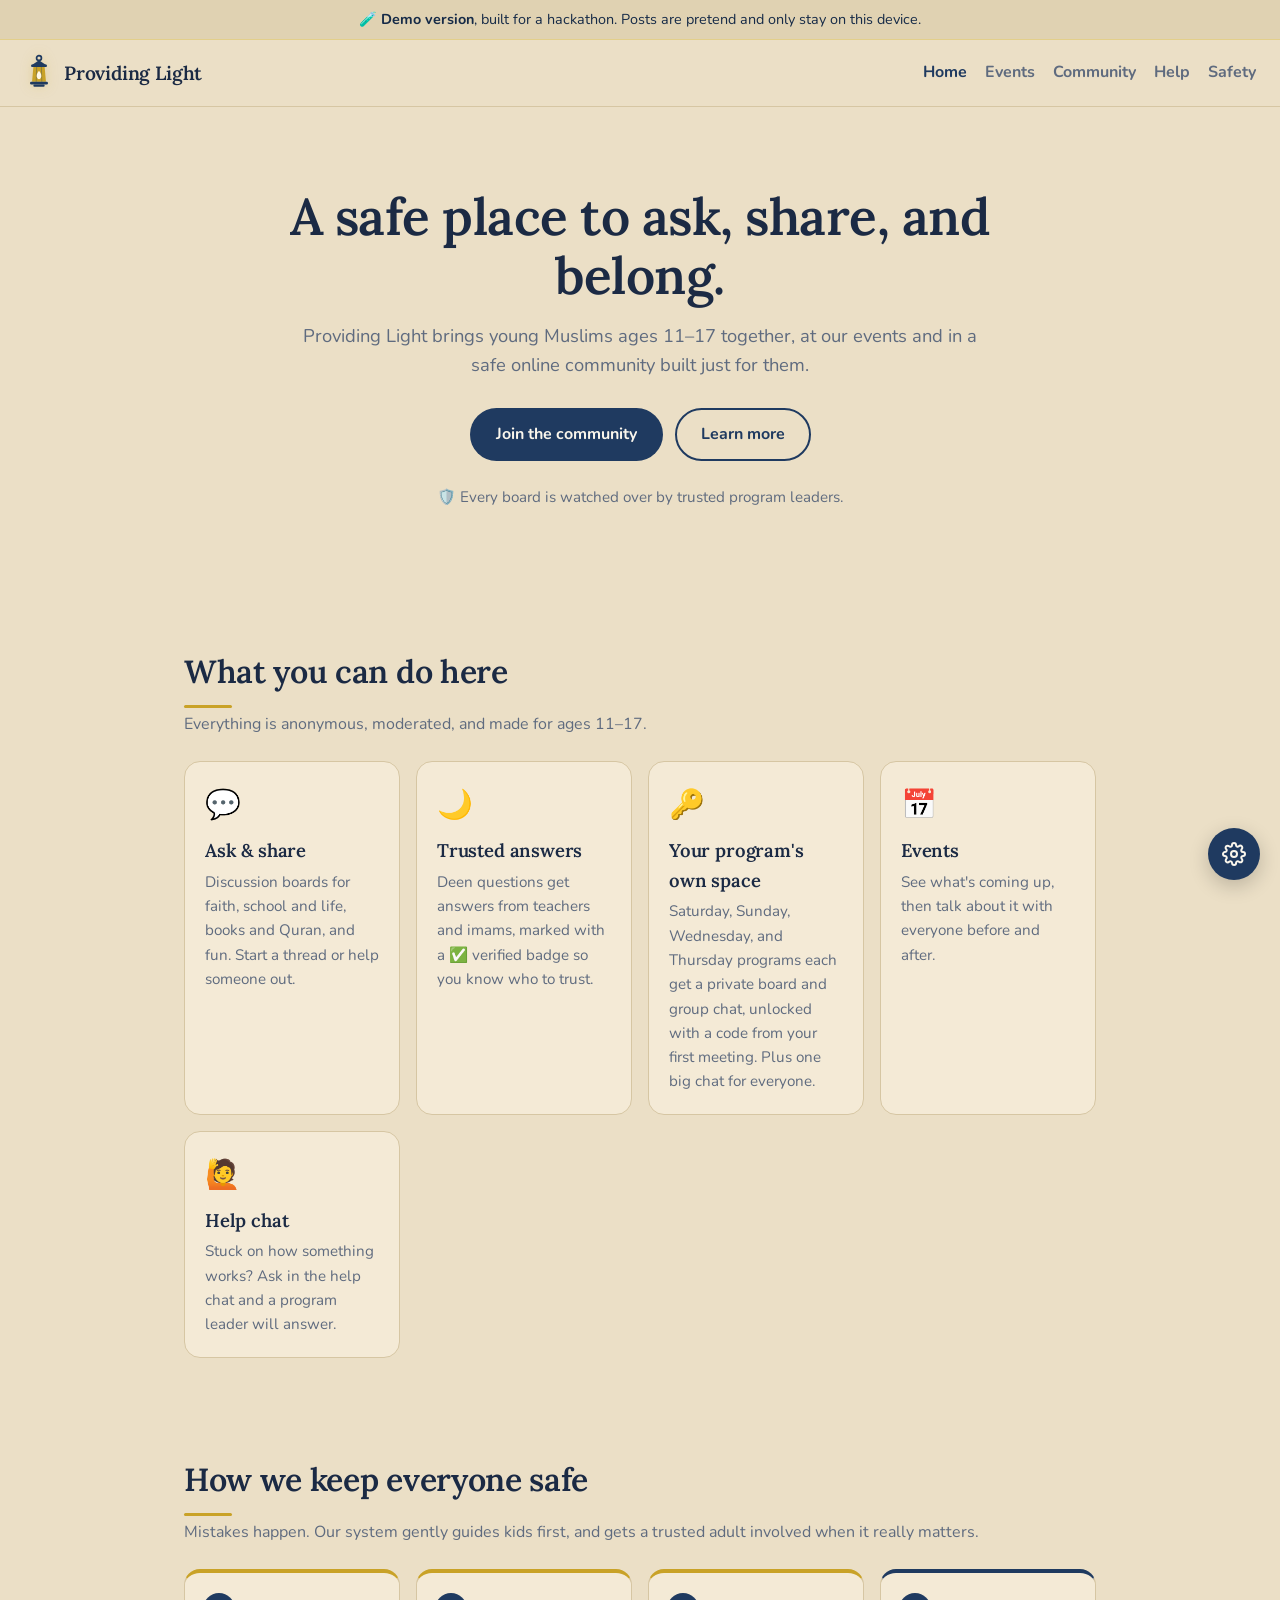
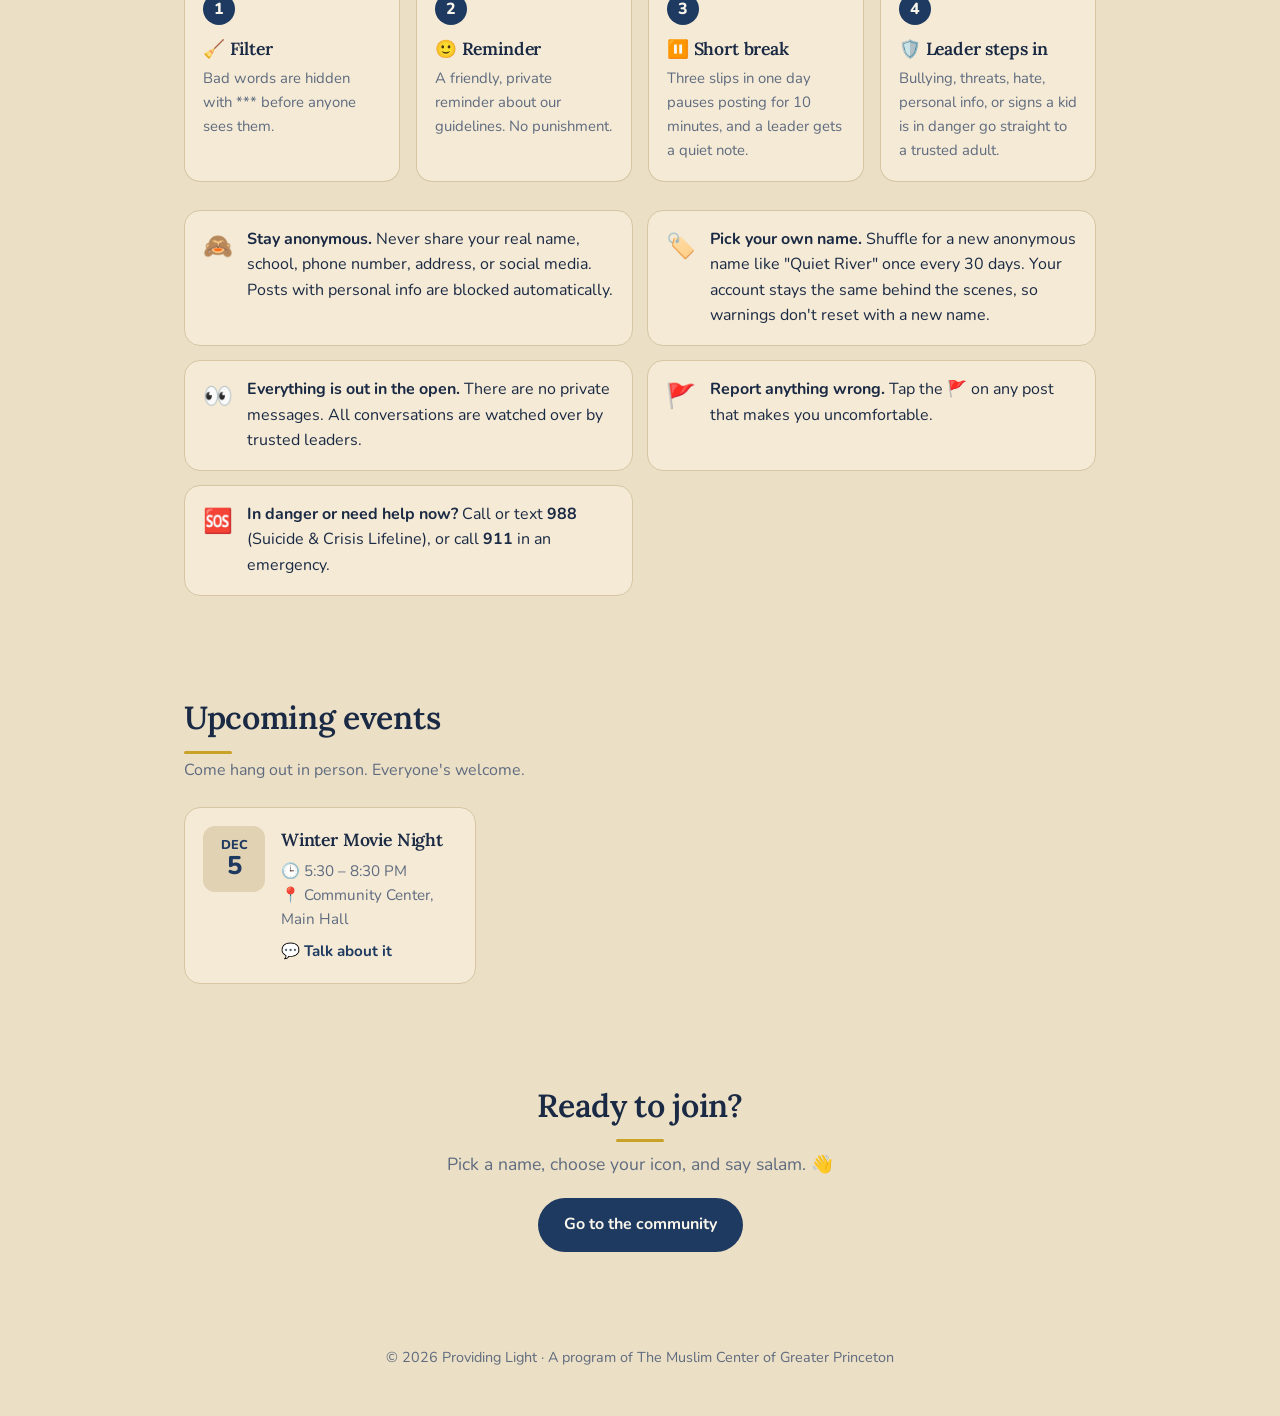
<file: index.html>
<!DOCTYPE html>
<html lang="en">
<head>
  <meta charset="UTF-8">
  <meta name="viewport" content="width=device-width, initial-scale=1.0">
  <title>Providing Light</title>
  <meta name="description" content="A youth program for young Muslims ages 11–17, with a safe, moderated online community, private group spaces, and upcoming events.">
  <link rel="icon" href="logo.svg" type="image/svg+xml">
  <link rel="preconnect" href="https://fonts.googleapis.com">
  <link href="https://fonts.googleapis.com/css2?family=Lora:wght@500;600&family=Nunito:wght@400;600;700;800&display=swap" rel="stylesheet">
  <link rel="stylesheet" href="style.css">
  <script>try { document.documentElement.dataset.theme = localStorage.getItem("pl-theme") || "classic"; } catch (e) {}</script>
</head>
<body>
  <div class="demo-banner">🧪 <strong>Demo version</strong>, built for a hackathon. Posts are pretend and only stay on this device.</div>
  <header class="site-header">
    <a href="about.html" class="logo" title="About Providing Light">
      <svg class="lantern" viewBox="0 0 32 40" aria-hidden="true">
        <circle class="frame-line" cx="16" cy="4" r="2.6"/>
        <path class="frame" d="M8.5 11.5 L16 6.5 L23.5 11.5 Z"/>
        <rect class="frame" x="7.5" y="11" width="17" height="2.6" rx="1.2"/>
        <path class="glass" d="M10 13.6 H22 L23.4 29.4 H8.6 Z"/>
        <path class="pane" d="M13.5 13.6 L13 29.4 M18.5 13.6 L19 29.4"/>
        <path class="flame" d="M16 17.5 C18.6 20.5 18.8 23 18.2 24.6 C17.7 26 16.9 26.6 16 26.6 C15.1 26.6 14.3 26 13.8 24.6 C13.2 23 13.4 20.5 16 17.5 Z"/>
        <rect class="frame" x="6.5" y="29.2" width="19" height="3" rx="1.3"/>
        <rect class="frame" x="10" y="32.2" width="12" height="2.4" rx="1"/>
      </svg>
      Providing Light
    </a>
    <nav>
      <a href="index.html" aria-current="page">Home</a>
      <a href="#events">Events</a>
      <a href="community.html">Community</a>
      <a href="community.html#/chat">Help</a>
      <a href="#safety">Safety</a>
    </nav>
  </header>

  <main id="top">
    <div id="notices" class="home-notices"></div>
    <section class="hero">
      <h1>A safe place to ask, share, and belong.</h1>
      <p>Providing Light brings young Muslims ages 11–17 together, at our events and in a safe online community built just for them.</p>
      <div class="hero-buttons">
        <a href="community.html" class="btn btn-primary">Join the community</a>
        <a href="about.html" class="btn btn-ghost">Learn more</a>
      </div>
      <p class="hero-note">🛡️ Every board is watched over by trusted program leaders.</p>
    </section>

    <section class="section">
      <h2>What you can do here</h2>
      <p class="section-intro">Everything is anonymous, moderated, and made for ages 11–17.</p>
      <div class="feature-grid">
        <div class="feature-card">
          <span class="feature-icon">💬</span>
          <h3>Ask &amp; share</h3>
          <p>Discussion boards for faith, school and life, books and Quran, and fun. Start a thread or help someone out.</p>
        </div>
        <div class="feature-card">
          <span class="feature-icon">🌙</span>
          <h3>Trusted answers</h3>
          <p>Deen questions get answers from teachers and imams, marked with a ✅ verified badge so you know who to trust.</p>
        </div>
        <div class="feature-card">
          <span class="feature-icon">🔑</span>
          <h3>Your program's own space</h3>
          <p>Saturday, Sunday, Wednesday, and Thursday programs each get a private board and group chat, unlocked with a code from your first meeting. Plus one big chat for everyone.</p>
        </div>
        <div class="feature-card">
          <span class="feature-icon">📅</span>
          <h3>Events</h3>
          <p>See what's coming up, then talk about it with everyone before and after.</p>
        </div>
        <div class="feature-card">
          <span class="feature-icon">🙋</span>
          <h3>Help chat</h3>
          <p>Stuck on how something works? Ask in the help chat and a program leader will answer.</p>
        </div>
      </div>
    </section>

    <section id="safety" class="section">
      <h2>How we keep everyone safe</h2>
      <p class="section-intro">Mistakes happen. Our system gently guides kids first, and gets a trusted adult involved when it really matters.</p>
      <ol class="steps">
        <li>
          <span class="step-num">1</span>
          <h3>🧹 Filter</h3>
          <p>Bad words are hidden with *** before anyone sees them.</p>
        </li>
        <li>
          <span class="step-num">2</span>
          <h3>🙂 Reminder</h3>
          <p>A friendly, private reminder about our guidelines. No punishment.</p>
        </li>
        <li>
          <span class="step-num">3</span>
          <h3>⏸️ Short break</h3>
          <p>Three slips in one day pauses posting for 10 minutes, and a leader gets a quiet note.</p>
        </li>
        <li>
          <span class="step-num">4</span>
          <h3>🛡️ Leader steps in</h3>
          <p>Bullying, threats, hate, personal info, or signs a kid is in danger go straight to a trusted adult.</p>
        </li>
      </ol>

      <ul class="rules">
        <li><span>🙈</span><div><strong>Stay anonymous.</strong> Never share your real name, school, phone number, address, or social media. Posts with personal info are blocked automatically.</div></li>
        <li><span>🏷️</span><div><strong>Pick your own name.</strong> Shuffle for a new anonymous name like "Quiet River" once every 30 days. Your account stays the same behind the scenes, so warnings don't reset with a new name.</div></li>
        <li><span>👀</span><div><strong>Everything is out in the open.</strong> There are no private messages. All conversations are watched over by trusted leaders.</div></li>
        <li><span>🚩</span><div><strong>Report anything wrong.</strong> Tap the 🚩 on any post that makes you uncomfortable.</div></li>
        <li><span>🆘</span><div><strong>In danger or need help now?</strong> Call or text <strong>988</strong> (Suicide &amp; Crisis Lifeline), or call <strong>911</strong> in an emergency.</div></li>
      </ul>
    </section>

    <section id="events" class="section">
      <h2>Upcoming events</h2>
      <p class="section-intro">Come hang out in person. Everyone's welcome.</p>
      <div id="event-list" class="event-grid"></div>
    </section>

    <section class="section cta">
      <h2>Ready to join?</h2>
      <p>Pick a name, choose your icon, and say salam. 👋</p>
      <a href="community.html" class="btn btn-primary">Go to the community</a>
    </section>
  </main>

  <footer class="site-footer">
    <p>© 2026 Providing Light · A program of The Muslim Center of Greater Princeton</p>
  </footer>

  <script src="settings.js"></script>
  <script src="events.js"></script>
  <script src="notices.js"></script>
</body>
</html>
</file>
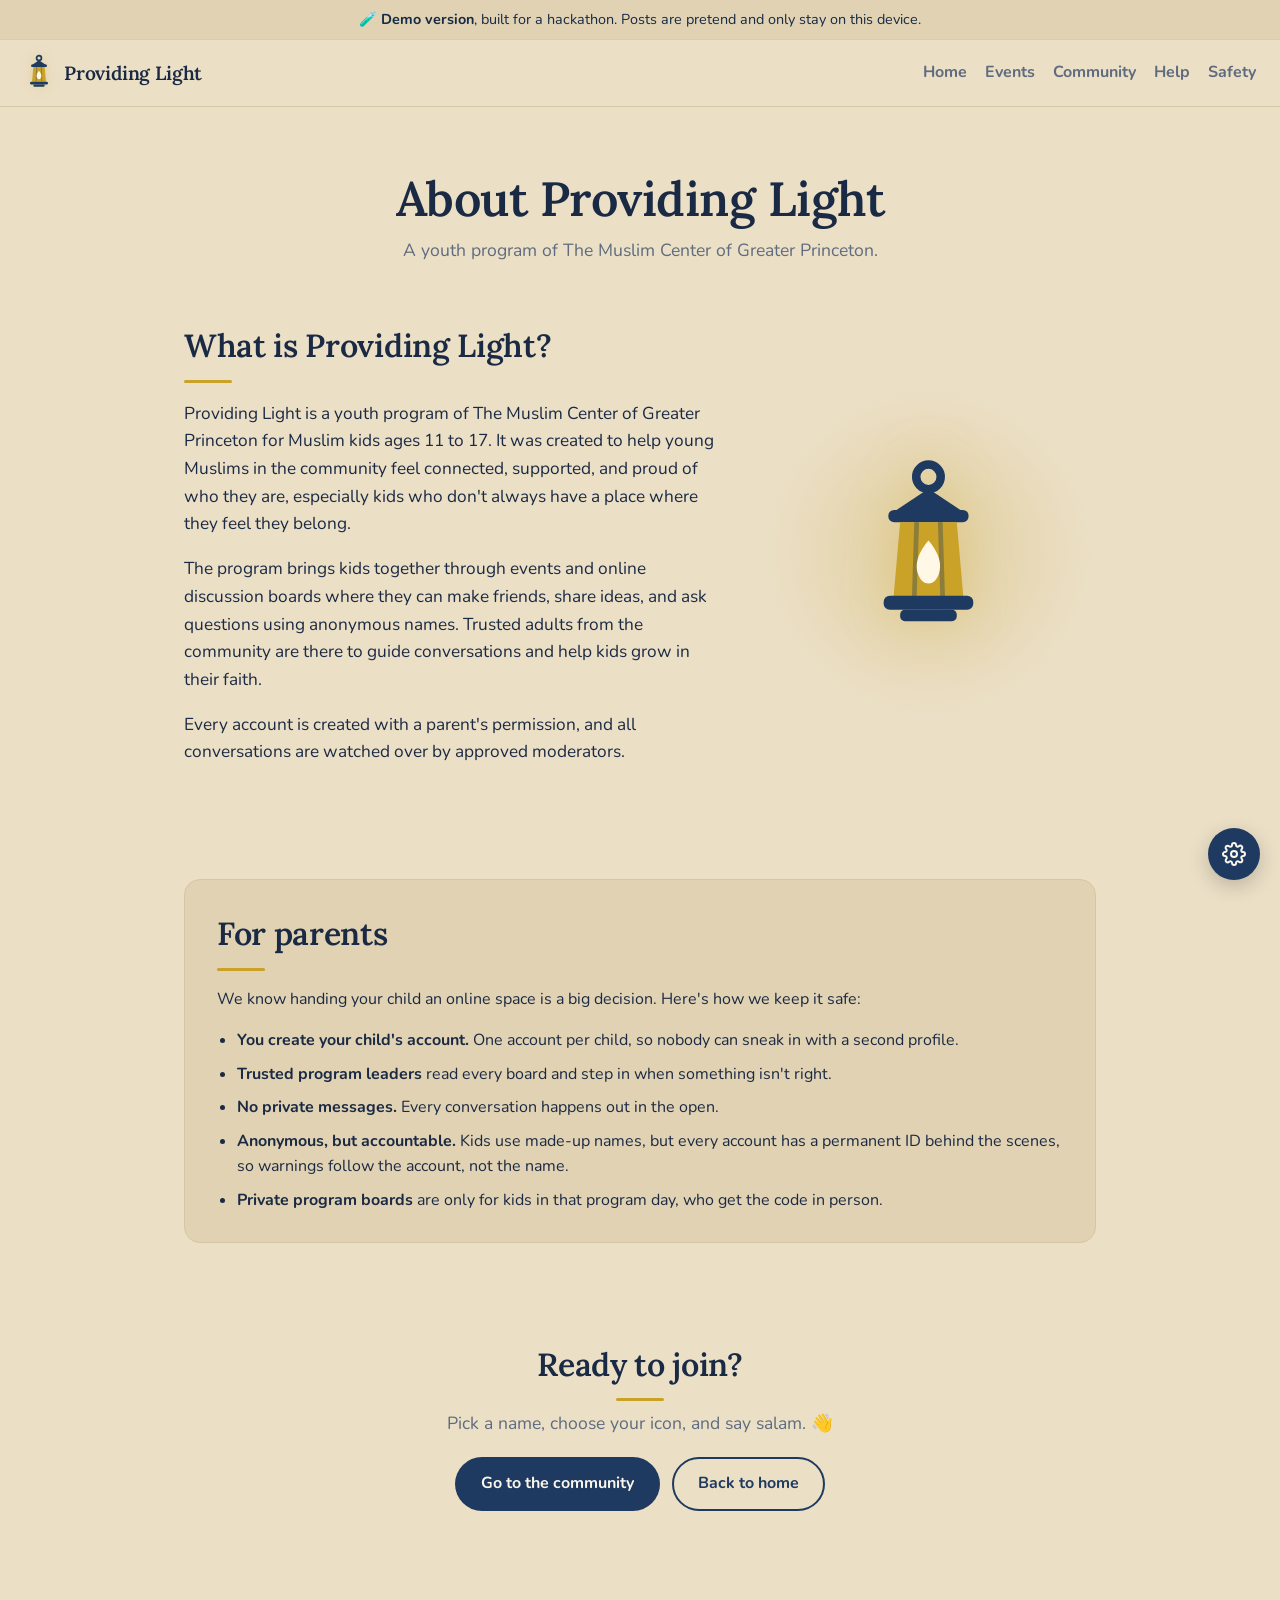
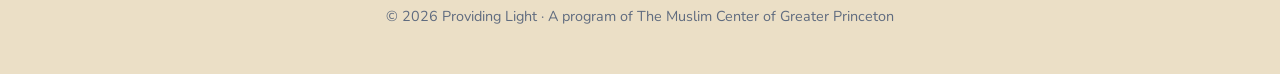
<file: about.html>
<!DOCTYPE html>
<html lang="en">
<head>
  <meta charset="UTF-8">
  <meta name="viewport" content="width=device-width, initial-scale=1.0">
  <title>About · Providing Light</title>
  <meta name="description" content="About Providing Light, a youth program of The Muslim Center of Greater Princeton for Muslim kids ages 11 to 17.">
  <link rel="icon" href="logo.svg" type="image/svg+xml">
  <link rel="preconnect" href="https://fonts.googleapis.com">
  <link href="https://fonts.googleapis.com/css2?family=Lora:wght@500;600&family=Nunito:wght@400;600;700;800&display=swap" rel="stylesheet">
  <link rel="stylesheet" href="style.css">
  <script>try { document.documentElement.dataset.theme = localStorage.getItem("pl-theme") || "classic"; } catch (e) {}</script>
</head>
<body>
  <div class="demo-banner">🧪 <strong>Demo version</strong>, built for a hackathon. Posts are pretend and only stay on this device.</div>
  <header class="site-header">
    <a href="about.html" class="logo" title="About Providing Light" aria-current="page">
      <svg class="lantern" viewBox="0 0 32 40" aria-hidden="true">
        <circle class="frame-line" cx="16" cy="4" r="2.6"/>
        <path class="frame" d="M8.5 11.5 L16 6.5 L23.5 11.5 Z"/>
        <rect class="frame" x="7.5" y="11" width="17" height="2.6" rx="1.2"/>
        <path class="glass" d="M10 13.6 H22 L23.4 29.4 H8.6 Z"/>
        <path class="pane" d="M13.5 13.6 L13 29.4 M18.5 13.6 L19 29.4"/>
        <path class="flame" d="M16 17.5 C18.6 20.5 18.8 23 18.2 24.6 C17.7 26 16.9 26.6 16 26.6 C15.1 26.6 14.3 26 13.8 24.6 C13.2 23 13.4 20.5 16 17.5 Z"/>
        <rect class="frame" x="6.5" y="29.2" width="19" height="3" rx="1.3"/>
        <rect class="frame" x="10" y="32.2" width="12" height="2.4" rx="1"/>
      </svg>
      Providing Light
    </a>
    <nav>
      <a href="index.html">Home</a>
      <a href="index.html#events">Events</a>
      <a href="community.html">Community</a>
      <a href="community.html#/chat">Help</a>
      <a href="index.html#safety">Safety</a>
    </nav>
  </header>

  <main>
    <section class="page-hero">
      <h1>About Providing Light</h1>
      <p>A youth program of The Muslim Center of Greater Princeton.</p>
    </section>

    <section id="about" class="section about">
      <div class="about-text">
        <h2>What is Providing Light?</h2>
        <p>Providing Light is a youth program of The Muslim Center of Greater Princeton for Muslim kids ages 11 to 17. It was created to help young Muslims in the community feel connected, supported, and proud of who they are, especially kids who don't always have a place where they feel they belong.</p>
        <p>The program brings kids together through events and online discussion boards where they can make friends, share ideas, and ask questions using anonymous names. Trusted adults from the community are there to guide conversations and help kids grow in their faith.</p>
        <p>Every account is created with a parent's permission, and all conversations are watched over by approved moderators.</p>
      </div>
      <div class="about-art" aria-hidden="true">
        <svg class="lantern big" viewBox="0 0 32 40">
          <circle class="frame-line" cx="16" cy="4" r="2.6"/>
          <path class="frame" d="M8.5 11.5 L16 6.5 L23.5 11.5 Z"/>
          <rect class="frame" x="7.5" y="11" width="17" height="2.6" rx="1.2"/>
          <path class="glass" d="M10 13.6 H22 L23.4 29.4 H8.6 Z"/>
          <path class="pane" d="M13.5 13.6 L13 29.4 M18.5 13.6 L19 29.4"/>
          <path class="flame" d="M16 17.5 C18.6 20.5 18.8 23 18.2 24.6 C17.7 26 16.9 26.6 16 26.6 C15.1 26.6 14.3 26 13.8 24.6 C13.2 23 13.4 20.5 16 17.5 Z"/>
          <rect class="frame" x="6.5" y="29.2" width="19" height="3" rx="1.3"/>
          <rect class="frame" x="10" y="32.2" width="12" height="2.4" rx="1"/>
        </svg>
      </div>
    </section>

    <section id="parents" class="section">
      <div class="parents-card">
        <h2>For parents</h2>
        <p>We know handing your child an online space is a big decision. Here's how we keep it safe:</p>
        <ul>
          <li><strong>You create your child's account.</strong> One account per child, so nobody can sneak in with a second profile.</li>
          <li><strong>Trusted program leaders</strong> read every board and step in when something isn't right.</li>
          <li><strong>No private messages.</strong> Every conversation happens out in the open.</li>
          <li><strong>Anonymous, but accountable.</strong> Kids use made-up names, but every account has a permanent ID behind the scenes, so warnings follow the account, not the name.</li>
          <li><strong>Private program boards</strong> are only for kids in that program day, who get the code in person.</li>
        </ul>
      </div>
    </section>

    <section class="section cta">
      <h2>Ready to join?</h2>
      <p>Pick a name, choose your icon, and say salam. 👋</p>
      <div class="hero-buttons">
        <a href="community.html" class="btn btn-primary">Go to the community</a>
        <a href="index.html" class="btn btn-ghost">Back to home</a>
      </div>
    </section>
  </main>

  <footer class="site-footer">
    <p>© 2026 Providing Light · A program of The Muslim Center of Greater Princeton</p>
  </footer>

  <script src="settings.js"></script>
  <script src="notices.js"></script>
</body>
</html>
</file>
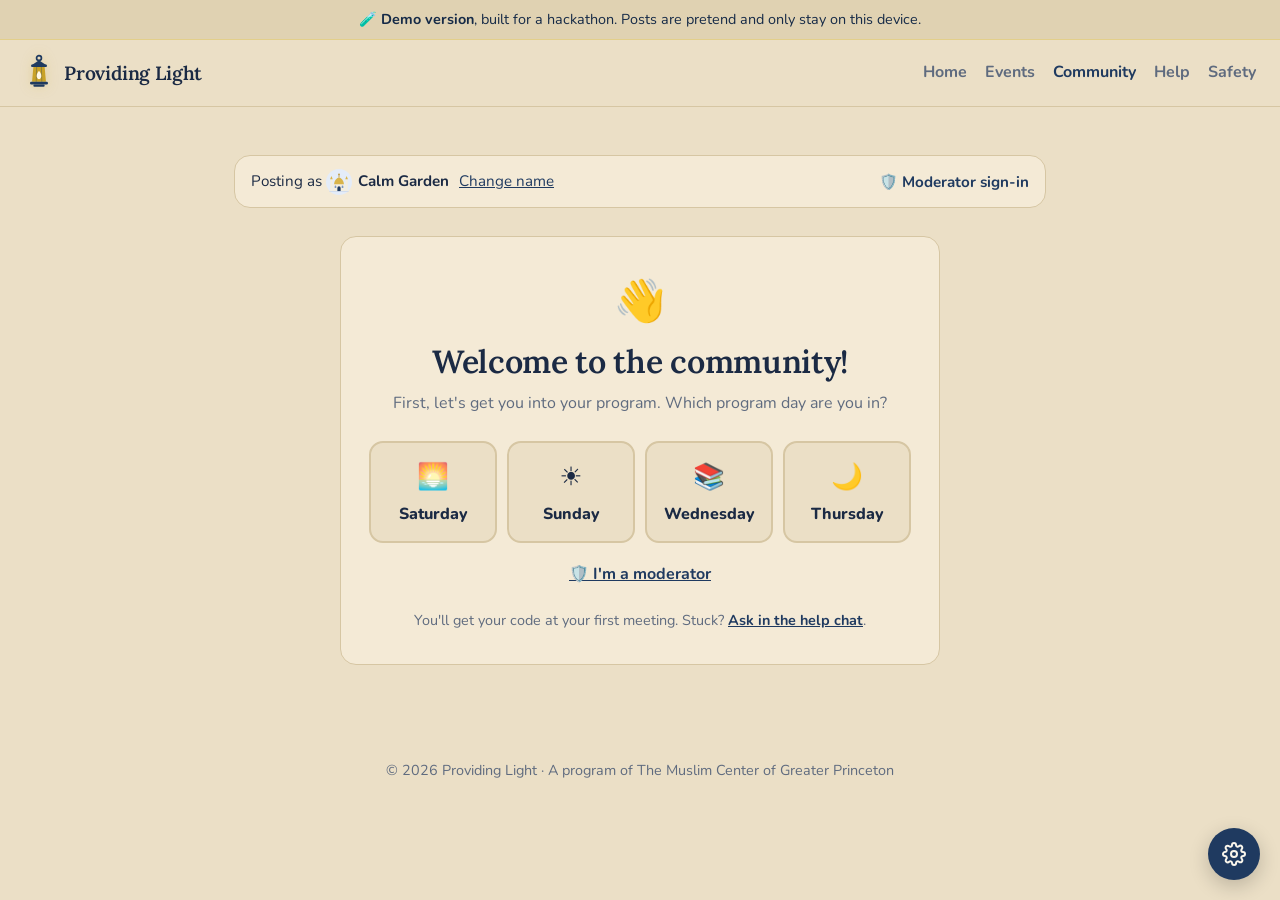
<file: community.html>
<!DOCTYPE html>
<html lang="en">
<head>
  <meta charset="UTF-8">
  <meta name="viewport" content="width=device-width, initial-scale=1.0">
  <title>Community · Providing Light</title>
  <meta name="description" content="Anonymous, moderated discussion boards for youth ages 11–17.">
  <link rel="icon" href="logo.svg" type="image/svg+xml">
  <link rel="preconnect" href="https://fonts.googleapis.com">
  <link href="https://fonts.googleapis.com/css2?family=Lora:wght@500;600&family=Nunito:wght@400;600;700;800&display=swap" rel="stylesheet">
  <link rel="stylesheet" href="style.css">
  <script>try { document.documentElement.dataset.theme = localStorage.getItem("pl-theme") || "classic"; } catch (e) {}</script>
</head>
<body>
  <div class="demo-banner">🧪 <strong>Demo version</strong>, built for a hackathon. Posts are pretend and only stay on this device.</div>
  <header class="site-header">
    <a href="about.html" class="logo" title="About Providing Light">
      <svg class="lantern" viewBox="0 0 32 40" aria-hidden="true">
        <circle class="frame-line" cx="16" cy="4" r="2.6"/>
        <path class="frame" d="M8.5 11.5 L16 6.5 L23.5 11.5 Z"/>
        <rect class="frame" x="7.5" y="11" width="17" height="2.6" rx="1.2"/>
        <path class="glass" d="M10 13.6 H22 L23.4 29.4 H8.6 Z"/>
        <path class="pane" d="M13.5 13.6 L13 29.4 M18.5 13.6 L19 29.4"/>
        <path class="flame" d="M16 17.5 C18.6 20.5 18.8 23 18.2 24.6 C17.7 26 16.9 26.6 16 26.6 C15.1 26.6 14.3 26 13.8 24.6 C13.2 23 13.4 20.5 16 17.5 Z"/>
        <rect class="frame" x="6.5" y="29.2" width="19" height="3" rx="1.3"/>
        <rect class="frame" x="10" y="32.2" width="12" height="2.4" rx="1"/>
      </svg>
      Providing Light
    </a>
    <nav>
      <a href="index.html">Home</a>
      <a href="index.html#events">Events</a>
      <a href="community.html" aria-current="page">Community</a>
      <a href="community.html#/chat">Help</a>
      <a href="index.html#safety">Safety</a>
    </nav>
  </header>

  <main class="section forum">
    <div id="notices"></div>
    <div id="forum-toolbar" class="forum-toolbar"></div>
    <p id="timeout-banner" class="timeout-banner" role="status"></p>
    <div id="forum"></div>
  </main>

  <footer class="site-footer">
    <p>© 2026 Providing Light · A program of The Muslim Center of Greater Princeton</p>
  </footer>

  <dialog id="popup" class="popup" aria-labelledby="popup-title">
    <form method="dialog">
      <div id="popup-icon" class="popup-icon"></div>
      <h3 id="popup-title"></h3>
      <p id="popup-text"></p>
      <div class="popup-buttons">
        <button class="btn btn-primary" value="ok">Okay</button>
      </div>
    </form>
  </dialog>

  <dialog id="note-dialog" class="popup" aria-labelledby="note-title">
    <form method="dialog">
      <h3 id="note-title"></h3>
      <p>Leave a short note explaining why. Everyone will see it.</p>
      <label for="note-input" class="visually-hidden">Note</label>
      <textarea id="note-input" maxlength="200" rows="3" placeholder="e.g. Off topic, please start a new thread"></textarea>
      <div class="popup-buttons">
        <button class="btn btn-ghost" id="note-cancel">Cancel</button>
        <button class="btn btn-primary" id="note-ok">Save</button>
      </div>
    </form>
  </dialog>

  <dialog id="name-dialog" class="popup" aria-labelledby="name-title">
    <form method="dialog">
      <div class="popup-icon">🏷️</div>
      <h3 id="name-title">Pick a new name</h3>
      <p id="name-preview" class="name-preview"></p>
      <button type="button" id="shuffle-name" class="btn btn-ghost">🔀 Shuffle</button>
      <p class="fine">You can change your name once every 30 days. Your old posts will show your new name.</p>
      <div class="popup-buttons">
        <button class="btn btn-ghost" value="cancel">Cancel</button>
        <button class="btn btn-primary" id="name-ok">Use this name</button>
      </div>
    </form>
  </dialog>

  <dialog id="remove-dialog" class="popup" aria-labelledby="remove-title">
    <form method="dialog">
      <div class="popup-icon">🚪</div>
      <h3 id="remove-title"></h3>
      <p>They'll lose access to the program's board and chat. They know the current code, so changing it stops them from coming back.</p>
      <div class="popup-buttons">
        <button class="btn btn-primary" id="remove-and-code">Remove and change code</button>
        <button class="btn btn-ghost" id="remove-only">Just remove</button>
      </div>
      <button type="button" class="link-btn remove-cancel" id="remove-cancel">Cancel</button>
    </form>
  </dialog>

  <script src="settings.js"></script>
  <script src="events.js"></script>
  <script src="notices.js"></script>
  <script src="avatars.js"></script>
  <script src="forum.js"></script>
</body>
</html>
</file>
<file: style.css>
:root {
  /* Colors: navy, gold, and cream */
  --bg: #ebdfc6;
  --card: #f4ead6;
  --text: #1b2a44;
  --muted: #5f6b7f;
  --sun: #c9a227;
  --sun-glow: rgba(201, 162, 39, 0.25);
  --primary: #1f3a60;
  --primary-dark: #152a47;
  --on-primary: #faf6ec;
  --soft: #e0d2b2;
  --border: #d6c6a3;
  --danger: #b03a2e;
  --radius: 16px;
  --header-bg: rgba(235, 223, 198, 0.92);
  --subtle: #e7dabd;
  --bubble: #e2d4b6;
  --leader-bg: #efdcaa;
  --leader-border: #e3cf8a;
  --banner-border: #e3cf8a;
  --logo-frame: #1f3a60;
  --logo-flame: #fff8e6;
  --verified: #2f7a4f;
  --weekly-label: #e0bd52;
  color-scheme: light dark;
}

/* Dark mode: switches automatically when the device is set to dark */
@media (prefers-color-scheme: dark) {
  :root {
    --bg: #0f1a2c;
    --card: #16243b;
    --text: #f4eedf;
    --muted: #a7b0c0;
    --sun: #e0bd52;
    --sun-glow: rgba(224, 189, 82, 0.2);
    --primary: #d9b44a;
    --primary-dark: #e6c463;
    --on-primary: #0f1a2c;
    --soft: #23314a;
    --border: #26364f;
    --danger: #ff8a7a;
    --header-bg: rgba(15, 26, 44, 0.92);
    --subtle: #132036;
    --bubble: #223250;
    --leader-bg: #33301f;
    --leader-border: #5c5128;
    --banner-border: #3a4a66;
    --logo-frame: #f4eedf;
    --logo-flame: #fffdf5;
    --verified: #7fd1a0;
    --weekly-label: rgba(15, 26, 44, 0.7);
  }
}

/* Themes, picked with the gear button. Classic (above) follows the device's light/dark setting. */
:root[data-theme="rose"] {
  color-scheme: light;
  --bg: #f0cfd6;
  --card: #f8e2e7;
  --text: #4a2430;
  --muted: #825a66;
  --sun: #e09a76;
  --sun-glow: rgba(224, 154, 118, 0.3);
  --primary: #b4466a;
  --primary-dark: #963655;
  --on-primary: #fff8f9;
  --soft: #e9bcc7;
  --border: #e2b3be;
  --danger: #a8322a;
  --header-bg: rgba(240, 207, 214, 0.92);
  --subtle: #edcad2;
  --bubble: #eac3cc;
  --leader-bg: #f5d5c2;
  --leader-border: #e4b294;
  --banner-border: #e2b3be;
  --logo-frame: #8c3553;
  --logo-flame: #fff8f2;
  --verified: #2a6e46;
  --weekly-label: #ffd9c7;
}
:root[data-theme="mulberry"] {
  color-scheme: dark;
  --bg: #2a1430;
  --card: #3a1f42;
  --text: #f6e9f8;
  --muted: #c4a9cb;
  --sun: #e9b45a;
  --sun-glow: rgba(233, 180, 90, 0.22);
  --primary: #e594cc;
  --primary-dark: #eeaedb;
  --on-primary: #2a1430;
  --soft: #4a2a53;
  --border: #53305d;
  --danger: #ff8a7a;
  --header-bg: rgba(42, 20, 48, 0.92);
  --subtle: #321a3a;
  --bubble: #44264d;
  --leader-bg: #4a3424;
  --leader-border: #6e5230;
  --banner-border: #5a3466;
  --logo-frame: #f6e9f8;
  --logo-flame: #fffdf5;
  --verified: #7fd1a0;
  --weekly-label: rgba(42, 20, 48, 0.7);
}
:root[data-theme="nature"] {
  color-scheme: light;
  --bg: #d5dcc4;
  --card: #e3e8d6;
  --text: #1f2a1a;
  --muted: #525d49;
  --sun: #c58b2a;
  --sun-glow: rgba(197, 139, 42, 0.3);
  --primary: #3e5a2b;
  --primary-dark: #2f4720;
  --on-primary: #f3f6ec;
  --soft: #c6cfb0;
  --border: #bcc6a6;
  --danger: #a8322a;
  --header-bg: rgba(213, 220, 196, 0.92);
  --subtle: #ccd4ba;
  --bubble: #c9d1b5;
  --leader-bg: #e8dcb5;
  --leader-border: #c9b37a;
  --banner-border: #b9c4a2;
  --logo-frame: #2b3a1f;
  --logo-flame: #fff8e6;
  --verified: #2a6e46;
  --weekly-label: #f0d28a;
}
:root[data-theme="night"] {
  color-scheme: dark;
  --bg: #0a1230;
  --card: #111c44;
  --text: #e6ecfb;
  --muted: #9ba8c9;
  --sun: #f0c75e;
  --sun-glow: rgba(240, 199, 94, 0.22);
  --primary: #7ea6ff;
  --primary-dark: #9bbaff;
  --on-primary: #0a1230;
  --soft: #1b2a5c;
  --border: #22326a;
  --danger: #ff8a7a;
  --header-bg: rgba(10, 18, 48, 0.92);
  --subtle: #0e1839;
  --bubble: #1a285a;
  --leader-bg: #2c2a3c;
  --leader-border: #574e2c;
  --banner-border: #2b3c78;
  --logo-frame: #dfe7ff;
  --logo-flame: #fffdf5;
  --verified: #7fd1a0;
  --weekly-label: rgba(10, 18, 48, 0.7);
}
:root[data-theme="ocean"] {
  color-scheme: light;
  --bg: #cfe6e3;
  --card: #e2f1ef;
  --text: #12343a;
  --muted: #4a666a;
  --sun: #e0a84a;
  --sun-glow: rgba(224, 168, 74, 0.28);
  --primary: #1f6f78;
  --primary-dark: #175a62;
  --on-primary: #f2fbfa;
  --soft: #bcdcd8;
  --border: #b2d3cf;
  --danger: #a8322a;
  --header-bg: rgba(207, 230, 227, 0.92);
  --subtle: #c7e2de;
  --bubble: #c0ddd9;
  --leader-bg: #f0e2c0;
  --leader-border: #d9bf80;
  --banner-border: #a9cfca;
  --logo-frame: #12434a;
  --logo-flame: #fff8e6;
  --verified: #2a6e46;
  --weekly-label: #f5d58f;
}

* { box-sizing: border-box; }

html {
  scroll-behavior: smooth;
  scroll-padding-top: 80px; /* leaves room for the sticky menu bar when jumping to a section */
}

body {
  margin: 0;
  font-family: "Nunito", system-ui, sans-serif;
  background: var(--bg);
  color: var(--text);
  line-height: 1.6;
}

h1, h2, h3, .logo {
  font-family: "Lora", Georgia, serif;
  font-weight: 600;
  letter-spacing: -0.01em;
}

/* Demo banner */
.demo-banner {
  background: var(--soft);
  color: var(--primary-dark);
  text-align: center;
  font-size: 0.9rem;
  padding: 8px 16px;
  border-bottom: 1px solid var(--banner-border);
}

/* Header */
.site-header {
  position: sticky;
  top: 0;
  z-index: 10;
  display: flex;
  justify-content: space-between;
  align-items: center;
  gap: 16px;
  padding: 14px 24px;
  background: var(--header-bg);
  backdrop-filter: blur(8px);
  border-bottom: 1px solid var(--border);
}
.logo {
  display: flex;
  align-items: center;
  gap: 10px;
  font-weight: 600;
  font-size: 1.2rem;
  color: var(--text);
  text-decoration: none;
}
.lantern {
  width: 30px;
  height: 38px;
  filter: drop-shadow(0 0 6px var(--sun-glow));
}
.lantern .frame { fill: var(--logo-frame); }
.lantern .frame-line { fill: none; stroke: var(--logo-frame); stroke-width: 1.8; }
.lantern .glass { fill: var(--sun); }
.lantern .pane { stroke: var(--logo-frame); stroke-width: 1; opacity: 0.35; }
.lantern .flame { fill: var(--logo-flame); animation: flicker 3s ease-in-out infinite; transform-origin: 16px 26px; }
@keyframes flicker {
  0%, 100% { transform: scale(1); }
  50% { transform: scale(0.92, 1.05); }
}
@media (prefers-reduced-motion: reduce) {
  .lantern .flame { animation: none; }
}
nav { display: flex; gap: 18px; }
nav a {
  color: var(--muted);
  text-decoration: none;
  font-weight: 700;
}
nav a:hover, nav a[aria-current] { color: var(--primary); }
.logo:hover { opacity: 0.85; }

/* Hero */
.hero {
  max-width: 760px;
  margin: 0 auto;
  padding: 80px 24px 60px;
  text-align: center;
}
.hero h1 {
  font-size: clamp(2rem, 6vw, 3.2rem);
  line-height: 1.15;
  margin: 0 0 16px;
}
.hero p { font-size: 1.15rem; color: var(--muted); margin: 0 0 28px; }
.hero-buttons { display: flex; gap: 12px; justify-content: center; flex-wrap: wrap; }
.hero-note { font-size: 0.95rem !important; margin-top: 24px !important; }

/* Buttons */
.btn {
  display: inline-block;
  padding: 12px 24px;
  border-radius: 999px;
  border: 2px solid transparent;
  font: inherit;
  font-weight: 700;
  text-decoration: none;
  cursor: pointer;
  transition: background 0.15s, transform 0.1s;
}
.btn:active { transform: scale(0.97); }
.btn-primary { background: var(--primary); color: var(--on-primary); }
.btn-primary:hover { background: var(--primary-dark); }
.btn-ghost { border-color: var(--primary); color: var(--primary); }
.btn-ghost:hover { background: var(--soft); }
.link-btn {
  background: none;
  border: none;
  color: var(--primary);
  font: inherit;
  cursor: pointer;
  text-decoration: underline;
}

/* Sections */
.section {
  max-width: 960px;
  margin: 0 auto;
  padding: 48px 24px;
}
.section h2 { font-size: 2rem; margin: 0 0 4px; }
.section h2::after {
  content: "";
  display: block;
  width: 48px;
  height: 3px;
  margin-top: 8px;
  border-radius: 2px;
  background: var(--sun);
}
.section-intro { color: var(--muted); margin: 0 0 24px; }

/* Events */
.event-grid {
  display: grid;
  grid-template-columns: repeat(auto-fill, minmax(260px, 1fr));
  gap: 18px;
}
.event-card {
  display: flex;
  gap: 16px;
  background: var(--card);
  border: 1px solid var(--border);
  border-radius: var(--radius);
  padding: 18px;
}
.event-date {
  flex-shrink: 0;
  width: 62px;
  height: 66px;
  border-radius: 12px;
  background: var(--soft);
  color: var(--primary);
  display: flex;
  flex-direction: column;
  align-items: center;
  justify-content: center;
  line-height: 1.1;
}
.event-date .month { font-size: 0.8rem; font-weight: 800; text-transform: uppercase; }
.event-date .day { font-size: 1.6rem; font-weight: 800; }
.event-card h3 { margin: 0 0 4px; font-size: 1.1rem; }
.event-card p { margin: 0; color: var(--muted); font-size: 0.95rem; }

.event-link {
  display: inline-block;
  margin-top: 8px;
  font-weight: 700;
  font-size: 0.95rem;
  color: var(--primary);
  text-decoration: none;
}
.event-link:hover { text-decoration: underline; }

/* Forum */
.forum { max-width: 860px; }
.forum-toolbar {
  display: flex;
  flex-wrap: wrap;
  justify-content: space-between;
  align-items: center;
  gap: 12px;
  margin-bottom: 28px;
  padding: 12px 16px;
  background: var(--card);
  border: 1px solid var(--border);
  border-radius: var(--radius);
  font-size: 0.95rem;
}
.toolbar-right { display: flex; flex-wrap: wrap; align-items: center; gap: 14px; }
.sort-tabs button {
  padding: 6px 14px;
  border: 1px solid var(--border);
  border-radius: 999px;
  background: none;
  color: var(--muted);
  font: inherit;
  font-weight: 700;
  font-size: 0.9rem;
  cursor: pointer;
}
.sort-tabs button.on { background: var(--primary); border-color: var(--primary); color: var(--on-primary); }
.mod-link { font-weight: 700; color: var(--primary); text-decoration: none; }
.count {
  display: inline-block;
  min-width: 20px;
  padding: 0 6px;
  border-radius: 999px;
  background: var(--sun);
  color: #1b2a44;
  font-size: 0.8rem;
  text-align: center;
}
.timeout-banner:not(:empty) {
  margin: -12px 0 20px;
  padding: 10px 16px;
  border-radius: 12px;
  background: var(--leader-bg);
  border: 1px solid var(--leader-border);
  font-weight: 700;
}

.page-title { font-size: 2rem; margin: 0 0 4px; }
.back { display: inline-block; margin-bottom: 12px; color: var(--muted); font-weight: 700; text-decoration: none; }
.back:hover { color: var(--primary); }
.card {
  background: var(--card);
  border: 1px solid var(--border);
  border-radius: var(--radius);
  padding: 18px 20px;
}
.empty { color: var(--muted); list-style: none; }

.weekly-card {
  display: flex;
  flex-direction: column;
  gap: 4px;
  margin-bottom: 24px;
  padding: 20px 22px;
  border-radius: var(--radius);
  background: linear-gradient(135deg, var(--primary), var(--primary-dark));
  color: var(--on-primary);
  text-decoration: none;
}
.weekly-label { font-size: 0.85rem; font-weight: 800; color: var(--weekly-label); text-transform: uppercase; letter-spacing: 0.04em; }
.weekly-card strong { font-family: "Lora", Georgia, serif; font-size: 1.35rem; font-weight: 600; }
.weekly-cta { font-weight: 700; opacity: 0.85; }

.board-grid { display: grid; grid-template-columns: repeat(auto-fill, minmax(320px, 1fr)); gap: 14px; }
.board-card {
  display: flex;
  gap: 14px;
  padding: 18px;
  background: var(--card);
  border: 1px solid var(--border);
  border-radius: var(--radius);
  color: var(--text);
  text-decoration: none;
  transition: border-color 0.15s, transform 0.15s;
}
.board-card:hover { border-color: var(--sun); transform: translateY(-2px); }
.board-icon { font-size: 1.8rem; line-height: 1.2; }
.board-card h3 { margin: 0 0 2px; font-size: 1.15rem; }
.board-card p { margin: 0 0 6px; color: var(--muted); font-size: 0.93rem; }
.board-count { font-size: 0.85rem; font-weight: 700; color: var(--primary); }
.mod-only { font-family: "Nunito", sans-serif; font-size: 0.72rem; font-weight: 700; color: var(--muted); vertical-align: middle; }

.board-controls { display: flex; flex-wrap: wrap; justify-content: space-between; align-items: center; gap: 12px; margin-bottom: 16px; }
.sort-tabs { display: flex; flex-wrap: wrap; gap: 6px; }

.composer { display: grid; gap: 12px; margin-bottom: 20px; }
.composer label { display: grid; gap: 4px; font-weight: 700; font-size: 0.95rem; }
.composer input, .composer select, .composer textarea, .popup textarea {
  width: 100%;
  padding: 10px 14px;
  border: 2px solid var(--border);
  border-radius: 12px;
  background: var(--bg);
  color: var(--text);
  font: inherit;
  font-weight: 400;
  resize: vertical;
}
.composer input:focus, .composer select:focus, .composer textarea:focus, .popup textarea:focus { outline: none; border-color: var(--primary); }
.composer .btn { justify-self: start; }
.composer.inline { margin: 10px 0 0; }
.btn:disabled { opacity: 0.5; cursor: not-allowed; }

.thread-list { list-style: none; padding: 0; margin: 0; display: grid; gap: 10px; }
.thread-item a {
  display: block;
  padding: 14px 18px;
  background: var(--card);
  border: 1px solid var(--border);
  border-radius: var(--radius);
  color: var(--text);
  text-decoration: none;
}
.thread-item a:hover { border-color: var(--sun); }
.thread-item h3 { margin: 6px 0 2px; font-size: 1.1rem; }
.thread-item.is-hidden a { border-style: dashed; opacity: 0.8; }
.thread-item.removed { padding: 12px 18px; color: var(--muted); font-size: 0.93rem; }
.meta { font-size: 0.85rem; color: var(--muted); }
.meta strong { color: var(--text); }

.chips { display: flex; flex-wrap: wrap; gap: 6px; align-items: center; }
.tag, .chip-note, .role-badge {
  display: inline-block;
  padding: 1px 10px;
  border-radius: 999px;
  font-size: 0.78rem;
  font-weight: 700;
}
.tag { background: var(--soft); color: var(--primary); }
.tag-announcement { background: var(--primary); color: var(--on-primary); }
.tag-fun { background: var(--leader-bg); color: var(--text); }
.chip-note { color: var(--muted); padding-left: 0; }
.verified-chip { color: var(--verified); }
.role-badge { background: var(--leader-bg); color: var(--text); border: 1px solid var(--leader-border); }

.event-box {
  display: flex;
  flex-wrap: wrap;
  justify-content: space-between;
  gap: 8px;
  margin-bottom: 14px;
  padding: 12px 16px;
  border-radius: 12px;
  background: var(--soft);
  font-size: 0.93rem;
}
.event-box a { color: var(--primary); font-weight: 700; }

.post-title { font-size: 1.6rem; margin: 8px 0 4px; line-height: 1.25; }
.post-body { white-space: pre-wrap; overflow-wrap: anywhere; margin: 10px 0; }
.status-note {
  margin: 0 0 10px;
  padding: 6px 12px;
  border-radius: 10px;
  background: var(--subtle);
  font-size: 0.88rem;
  font-weight: 700;
}
.actions { display: flex; flex-wrap: wrap; gap: 6px; align-items: center; }
.chip-btn {
  padding: 4px 12px;
  border: 1px solid var(--border);
  border-radius: 999px;
  background: none;
  color: var(--muted);
  font: inherit;
  font-size: 0.85rem;
  font-weight: 700;
  cursor: pointer;
}
.chip-btn:hover { border-color: var(--sun); color: var(--text); }
.chip-btn.on { background: var(--leader-bg); border-color: var(--leader-border); color: var(--text); }

.mod-tools {
  display: flex;
  flex-wrap: wrap;
  align-items: center;
  gap: 6px;
  margin-top: 12px;
  padding-top: 12px;
  border-top: 1px dashed var(--border);
}
.mod-tools.small { margin-top: 8px; padding-top: 8px; }
.mod-tools button {
  padding: 4px 12px;
  border: 1px solid var(--primary);
  border-radius: 8px;
  background: none;
  color: var(--primary);
  font: inherit;
  font-size: 0.85rem;
  font-weight: 700;
  cursor: pointer;
}
.mod-tools button:hover { background: var(--soft); }
.mod-tools a { color: var(--primary); font-weight: 700; font-size: 0.9rem; }

.forum .replies-title { font-size: 1.3rem; margin: 28px 0 12px; }
.forum h2::after { display: none; }
.replies { display: grid; gap: 10px; }
.reply {
  padding: 14px 16px;
  background: var(--card);
  border: 1px solid var(--border);
  border-radius: var(--radius);
}
.reply.verified { border: 2px solid #5fae7f; }
.verified-badge { display: inline-block; margin-bottom: 4px; font-size: 0.82rem; font-weight: 800; color: var(--verified); }
.children:not(:empty) {
  display: grid;
  gap: 10px;
  margin-top: 12px;
  padding-left: 14px;
  border-left: 3px solid var(--soft);
}
.children .reply { background: var(--subtle); }
.stub { color: var(--muted); font-style: italic; margin: 8px 0; }

.pending-list { list-style: none; padding: 0; margin: 0 0 8px; display: grid; gap: 10px; }

/* Safety reports (moderator panel) */
.leader-log { list-style: none; padding: 0; margin: 0 0 24px; display: grid; gap: 10px; }
.leader-log li:not(.empty) {
  background: var(--card);
  border: 1px solid var(--border);
  border-left: 4px solid var(--sun);
  border-radius: 10px;
  padding: 10px 14px;
}
.leader-log li.urgent { border-left-color: var(--danger); }
.leader-log strong { display: block; }
.leader-log span { font-size: 0.8rem; color: var(--muted); }
.leader-log p { margin: 4px 0 0; overflow-wrap: anywhere; }

/* Pop-up */
.popup {
  max-width: 400px;
  width: calc(100% - 32px);
  border: none;
  border-radius: var(--radius);
  padding: 28px 24px 22px;
  background: var(--card);
  color: var(--text);
  text-align: center;
  box-shadow: 0 20px 50px rgba(0, 0, 0, 0.25);
}
.popup::backdrop { background: rgba(15, 26, 44, 0.5); }
.popup-icon { font-size: 2.6rem; line-height: 1; }
.popup h3 { margin: 12px 0 6px; font-size: 1.3rem; }
.popup p { margin: 0 0 20px; color: var(--muted); }
.popup-buttons { display: flex; gap: 10px; justify-content: center; flex-wrap: wrap; }
.popup textarea { margin-bottom: 16px; }
.popup .remove-cancel { margin-top: 12px; color: var(--muted); }
.name-preview {
  margin: 14px 0 12px !important;
  font-family: "Lora", Georgia, serif;
  font-size: 1.6rem;
  font-weight: 600;
  color: var(--text) !important;
}
.popup .fine { margin: 14px 0 18px; font-size: 0.88rem; }
.mod-id {
  display: inline-block;
  padding: 0 8px;
  border-radius: 6px;
  background: var(--subtle);
  border: 1px dashed var(--border);
  font-family: ui-monospace, Menlo, monospace;
  font-size: 0.75rem;
  color: var(--muted);
}
.member .meta { margin-top: 4px; }

/* About page */
.page-hero {
  max-width: 760px;
  margin: 0 auto;
  padding: 64px 24px 8px;
  text-align: center;
}
.page-hero h1 { font-size: clamp(2rem, 6vw, 3rem); line-height: 1.15; margin: 0 0 10px; }
.page-hero p { font-size: 1.1rem; color: var(--muted); margin: 0; }

/* Home page */
.about {
  display: grid;
  grid-template-columns: 1.6fr 1fr;
  align-items: center;
  gap: 40px;
}
.about-text p { font-size: 1.08rem; }
.about-art {
  display: grid;
  place-items: center;
  aspect-ratio: 1;
  border-radius: 50%;
  background: radial-gradient(circle, var(--sun-glow) 0%, transparent 70%);
}
.lantern.big { width: 45%; height: auto; filter: drop-shadow(0 0 24px var(--sun-glow)); }

.feature-grid { display: grid; grid-template-columns: repeat(auto-fill, minmax(200px, 1fr)); gap: 16px; }
.feature-card {
  padding: 20px;
  background: var(--card);
  border: 1px solid var(--border);
  border-radius: var(--radius);
}
.feature-icon { font-size: 1.8rem; }
.feature-card h3 { margin: 8px 0 4px; font-size: 1.15rem; }
.feature-card p { margin: 0; color: var(--muted); font-size: 0.95rem; }

.steps {
  list-style: none;
  padding: 0;
  margin: 0 0 28px;
  display: grid;
  grid-template-columns: repeat(4, 1fr);
  gap: 16px;
  counter-reset: none;
}
.steps li {
  position: relative;
  padding: 20px 18px 18px;
  background: var(--card);
  border: 1px solid var(--border);
  border-top: 4px solid var(--sun);
  border-radius: var(--radius);
}
.steps li:last-child { border-top-color: var(--primary); }
.step-num {
  display: grid;
  place-items: center;
  width: 32px;
  height: 32px;
  border-radius: 50%;
  background: var(--primary);
  color: var(--on-primary);
  font-weight: 800;
}
.steps h3 { margin: 10px 0 4px; font-size: 1.1rem; }
.steps p { margin: 0; color: var(--muted); font-size: 0.93rem; }

.parents-card {
  padding: 28px 32px;
  border-radius: var(--radius);
  background: var(--soft);
  border: 1px solid var(--border);
}
.parents-card h2 { margin-top: 0; }
.parents-card ul { padding-left: 20px; margin: 0; display: grid; gap: 8px; }

.cta { text-align: center; }
.cta h2::after { margin-left: auto; margin-right: auto; }
.cta p { color: var(--muted); font-size: 1.1rem; margin: 8px 0 20px; }

/* Rules */
.rules { list-style: none; padding: 0; margin: 0; display: grid; grid-template-columns: repeat(auto-fill, minmax(380px, 1fr)); gap: 14px; }
.rules li {
  display: flex;
  gap: 14px;
  background: var(--card);
  border: 1px solid var(--border);
  border-radius: var(--radius);
  padding: 16px 18px;
}
.rules span { font-size: 1.5rem; }

.site-footer {
  text-align: center;
  padding: 32px;
  color: var(--muted);
  font-size: 0.9rem;
}

.visually-hidden {
  position: absolute;
  width: 1px;
  height: 1px;
  overflow: hidden;
  clip: rect(0 0 0 0);
}

/* Groups */
.join-card {
  width: 100%;
  font: inherit;
  text-align: left;
  cursor: pointer;
  border-style: dashed;
}
.program-chat-btn { margin: -8px 0 12px; }
.group-note { margin: 0 0 20px; font-size: 0.9rem; font-weight: 700; color: var(--muted); }
.code-chip {
  display: inline-block;
  padding: 1px 10px;
  border-radius: 8px;
  background: var(--soft);
  color: var(--text);
  font-family: ui-monospace, Menlo, monospace;
  font-weight: 700;
  letter-spacing: 0.08em;
}
.code-input {
  width: 100%;
  padding: 12px 14px;
  border: 2px solid var(--border);
  border-radius: 12px;
  background: var(--bg);
  color: var(--text);
  font-family: ui-monospace, Menlo, monospace;
  font-size: 1.3rem;
  text-align: center;
  text-transform: uppercase;
  letter-spacing: 0.15em;
}
.code-input:focus { outline: none; border-color: var(--primary); }
.popup .join-error { margin: 8px 0 16px; min-height: 1.2em; color: var(--danger); font-weight: 700; font-size: 0.9rem; }
.group-head { display: flex; flex-wrap: wrap; align-items: center; gap: 10px 16px; }
.member-chips { display: flex; flex-wrap: wrap; gap: 6px; margin-top: 12px; }
.member-chip {
  display: inline-flex;
  align-items: center;
  padding: 3px 4px 3px 4px;
  border: 1px solid var(--border);
  border-radius: 999px;
  font-size: 0.88rem;
  font-weight: 700;
}
.member-chip .avatar { width: 22px; height: 22px; }
.member-chip button {
  margin-left: 4px;
  border: none;
  background: none;
  color: var(--muted);
  cursor: pointer;
  border-radius: 50%;
  width: 22px;
  height: 22px;
}
.member-chip button:hover { background: var(--soft); color: var(--danger); }

.quick-links { display: flex; flex-wrap: wrap; gap: 10px; margin-bottom: 24px; }
.quick-link {
  display: flex;
  flex-direction: column;
  padding: 10px 18px;
  border: 1px solid var(--border);
  border-radius: 14px;
  background: var(--card);
  color: var(--text);
  font-weight: 800;
  text-decoration: none;
}
.quick-link > span:last-child { font-size: 0.82rem; font-weight: 600; color: var(--muted); }
.program-chat-btn .count { margin-left: 4px; }
.quick-link:hover { border-color: var(--sun); }
.big-chat-card {
  display: flex;
  align-items: center;
  gap: 16px;
  margin-bottom: 14px;
  padding: 18px 22px;
  border: 2px solid var(--primary);
  border-radius: var(--radius);
  background: var(--card);
  color: var(--text);
  text-decoration: none;
  transition: transform 0.15s;
}
.big-chat-card:hover { transform: translateY(-2px); }
.big-chat-text { flex: 1; display: flex; flex-direction: column; }
.big-chat-text strong { font-family: "Lora", Georgia, serif; font-size: 1.25rem; font-weight: 600; }
.big-chat-text > span { color: var(--muted); font-size: 0.93rem; }
.big-chat-card .weekly-cta { color: var(--primary); }
.chat-program { font-size: 0.75rem; font-weight: 700; color: var(--muted); }
.approval-note { margin: 0; font-size: 0.85rem; color: var(--muted); }

/* Join your program */
.join-form { display: grid; gap: 8px; margin-bottom: 24px; }
.join-form label { font-weight: 700; }
.join-row { display: flex; gap: 10px; }
.join-row .code-input { flex: 1; min-width: 0; }
.join-msg { margin: 4px 0 0; font-weight: 700; }
.join-msg.error { color: var(--danger); }
.join-msg.ok { color: var(--verified); }
.program-grid { display: grid; grid-template-columns: repeat(auto-fill, minmax(320px, 1fr)); gap: 14px; }
.program-card {
  display: flex;
  gap: 14px;
  padding: 18px;
  background: var(--card);
  border: 1px solid var(--border);
  border-radius: var(--radius);
}
.program-card.joined { border-color: var(--verified); }
.program-card h3 { margin: 0; font-size: 1.15rem; }
.program-card p { margin: 4px 0 0; }

/* First-visit welcome (pick your program day) */
.gate { max-width: 600px; margin: 0 auto; padding: 32px 28px; text-align: center; }
.gate-icon { font-size: 2.6rem; }
.gate .join-form { margin: 20px 0 0; text-align: left; }
.day-grid { display: grid; grid-template-columns: repeat(4, 1fr); gap: 10px; }
.day-choice {
  display: flex;
  flex-direction: column;
  align-items: center;
  gap: 4px;
  padding: 14px 8px;
  border: 2px solid var(--border);
  border-radius: 14px;
  background: var(--bg);
  color: var(--text);
  font: inherit;
  font-weight: 800;
  cursor: pointer;
}
.day-choice span { font-size: 1.6rem; }
.day-choice:hover { border-color: var(--sun); }
.day-choice.on { border-color: var(--primary); background: var(--soft); }
.gate-help { margin: 20px 0 0; font-size: 0.9rem; color: var(--muted); }
.gate-help a { color: var(--primary); font-weight: 700; }

.mod-option { margin-top: 18px; }
.mod-option .link-btn { font-weight: 700; }
.mod-signin { margin-top: 28px; }
.mod-signin .replies-title { margin-top: 0; }
.mod-signin .join-form { margin-bottom: 0; }

/* Notices from moderators (e.g. a program code changed) */
.notice-banner {
  display: flex;
  flex-wrap: wrap;
  align-items: center;
  justify-content: space-between;
  gap: 12px;
  margin-bottom: 16px;
  padding: 14px 18px;
  border-radius: var(--radius);
  background: var(--leader-bg);
  border: 1px solid var(--leader-border);
  font-weight: 700;
}
.notice-banner .btn { padding: 8px 18px; }
.home-notices { max-width: 960px; margin: 24px auto 0; padding: 0 24px; }
.home-notices:empty { display: none; }

/* Help chat */
.chat-box {
  background: var(--card);
  border: 1px solid var(--border);
  border-radius: var(--radius);
  overflow: hidden;
}
.chat-messages {
  height: 420px;
  overflow-y: auto;
  padding: 18px;
  display: flex;
  flex-direction: column;
  gap: 10px;
}
.chat-msg {
  max-width: 80%;
  align-self: flex-start;
  padding: 8px 14px 10px;
  border-radius: 16px;
  background: var(--subtle);
}
.chat-msg p { margin: 2px 0 0; overflow-wrap: anywhere; }
.chat-msg.leader { background: var(--leader-bg); border: 1px solid var(--leader-border); }
.chat-msg.mine { align-self: flex-end; background: var(--primary); color: var(--on-primary); }
.chat-msg.mine .chat-meta, .chat-msg.mine .chat-meta strong { color: var(--on-primary); opacity: 0.85; }
.chat-msg.is-hidden { border: 1px dashed var(--border); opacity: 0.7; }
.chat-meta { font-size: 0.8rem; color: var(--muted); }
.chat-meta strong { color: var(--text); }
.chat-meta .avatar { width: 20px; height: 20px; margin-right: 4px; }
.chat-tool {
  margin-left: 4px;
  padding: 0 6px;
  border: none;
  border-radius: 6px;
  background: none;
  color: inherit;
  font: inherit;
  font-size: 0.8rem;
  cursor: pointer;
}
.chat-tool:hover { background: var(--soft); }
.chat-form {
  display: flex;
  gap: 10px;
  padding: 12px;
  border-top: 1px solid var(--border);
}
.chat-form input {
  flex: 1;
  min-width: 0;
  padding: 10px 16px;
  border: 2px solid var(--border);
  border-radius: 999px;
  background: var(--bg);
  color: var(--text);
  font: inherit;
}
.chat-form input:focus { outline: none; border-color: var(--primary); }

/* Settings (gear button) */
.settings {
  position: fixed;
  right: 20px;
  bottom: 20px;
  z-index: 50;
  display: flex;
  flex-direction: column;
  align-items: flex-end;
  gap: 12px;
}
.settings-btn {
  width: 52px;
  height: 52px;
  display: grid;
  place-items: center;
  border: none;
  border-radius: 50%;
  background: var(--primary);
  color: var(--on-primary);
  box-shadow: 0 6px 20px rgba(0, 0, 0, 0.2);
  cursor: pointer;
  transition: transform 0.3s;
}
.settings-btn:hover { transform: rotate(45deg); }
.settings-btn svg { width: 24px; height: 24px; }
.settings-panel {
  width: min(320px, calc(100vw - 40px));
  max-height: calc(100vh - 120px);
  overflow-y: auto;
  padding: 16px 18px 18px;
  background: var(--card);
  color: var(--text);
  border: 1px solid var(--border);
  border-radius: var(--radius);
  box-shadow: 0 16px 40px rgba(0, 0, 0, 0.2);
}
.settings-head { display: flex; justify-content: space-between; align-items: center; }
.settings-head h3 { margin: 0; font-size: 1.2rem; }
.settings-close {
  border: none;
  background: none;
  color: var(--muted);
  font-size: 1.1rem;
  cursor: pointer;
}
.settings-label {
  margin: 16px 0 8px;
  font-size: 0.8rem;
  font-weight: 800;
  text-transform: uppercase;
  letter-spacing: 0.05em;
  color: var(--muted);
}
.theme-grid { display: grid; grid-template-columns: repeat(auto-fill, minmax(90px, 1fr)); gap: 8px; }
.theme-choice {
  display: flex;
  align-items: center;
  gap: 8px;
  padding: 6px 10px 6px 6px;
  border: 2px solid var(--border);
  border-radius: 999px;
  background: none;
  color: var(--text);
  font: inherit;
  font-size: 0.9rem;
  font-weight: 700;
  cursor: pointer;
}
.theme-choice.on { border-color: var(--primary); }
.swatch {
  width: 22px;
  height: 22px;
  flex-shrink: 0;
  border-radius: 50%;
  border: 1px solid rgba(0, 0, 0, 0.12);
}

/* Profile icons */
.avatar {
  display: inline-block;
  width: 26px;
  height: 26px;
  margin-right: 6px;
  vertical-align: middle;
  border-radius: 50%;
}
.avatar svg { display: block; width: 100%; height: 100%; }
.avatar-grid { display: grid; grid-template-columns: repeat(4, 1fr); gap: 8px; }
.avatar-choice {
  padding: 3px;
  border: 2px solid transparent;
  border-radius: 50%;
  background: none;
  cursor: pointer;
  transition: transform 0.15s;
}
.avatar-choice:hover { transform: scale(1.08); }
.avatar-choice.on { border-color: var(--primary); }
.avatar-choice svg { display: block; width: 100%; height: auto; }

/* Tablets */
@media (max-width: 860px) {
  .steps { grid-template-columns: repeat(2, 1fr); }
}

/* Phones */
@media (max-width: 600px) {
  .site-header { padding: 10px 16px; flex-wrap: wrap; justify-content: center; gap: 4px 16px; }
  html { scroll-padding-top: 110px; } /* the menu bar can wrap to two lines on phones */
  nav { gap: 12px; font-size: 0.95rem; }
  .logo { font-size: 1rem; }
  .hero { padding: 48px 16px 32px; }
  .section { padding: 36px 16px; }
  .board-grid { grid-template-columns: 1fr; }
  .program-grid { grid-template-columns: 1fr; }
  .day-grid { grid-template-columns: repeat(2, 1fr); }
  .gate { padding: 24px 18px; }
  .chat-msg { max-width: 90%; }
  .chat-messages { height: 360px; }
  .about { grid-template-columns: 1fr; gap: 0; }
  .about-art { display: none; }
  .steps { grid-template-columns: 1fr; }
  .rules { grid-template-columns: 1fr; }
  .parents-card { padding: 22px 20px; }
  .page-title { font-size: 1.6rem; }
  .post-title { font-size: 1.35rem; }
  .children:not(:empty) { padding-left: 10px; }
}
</file>
